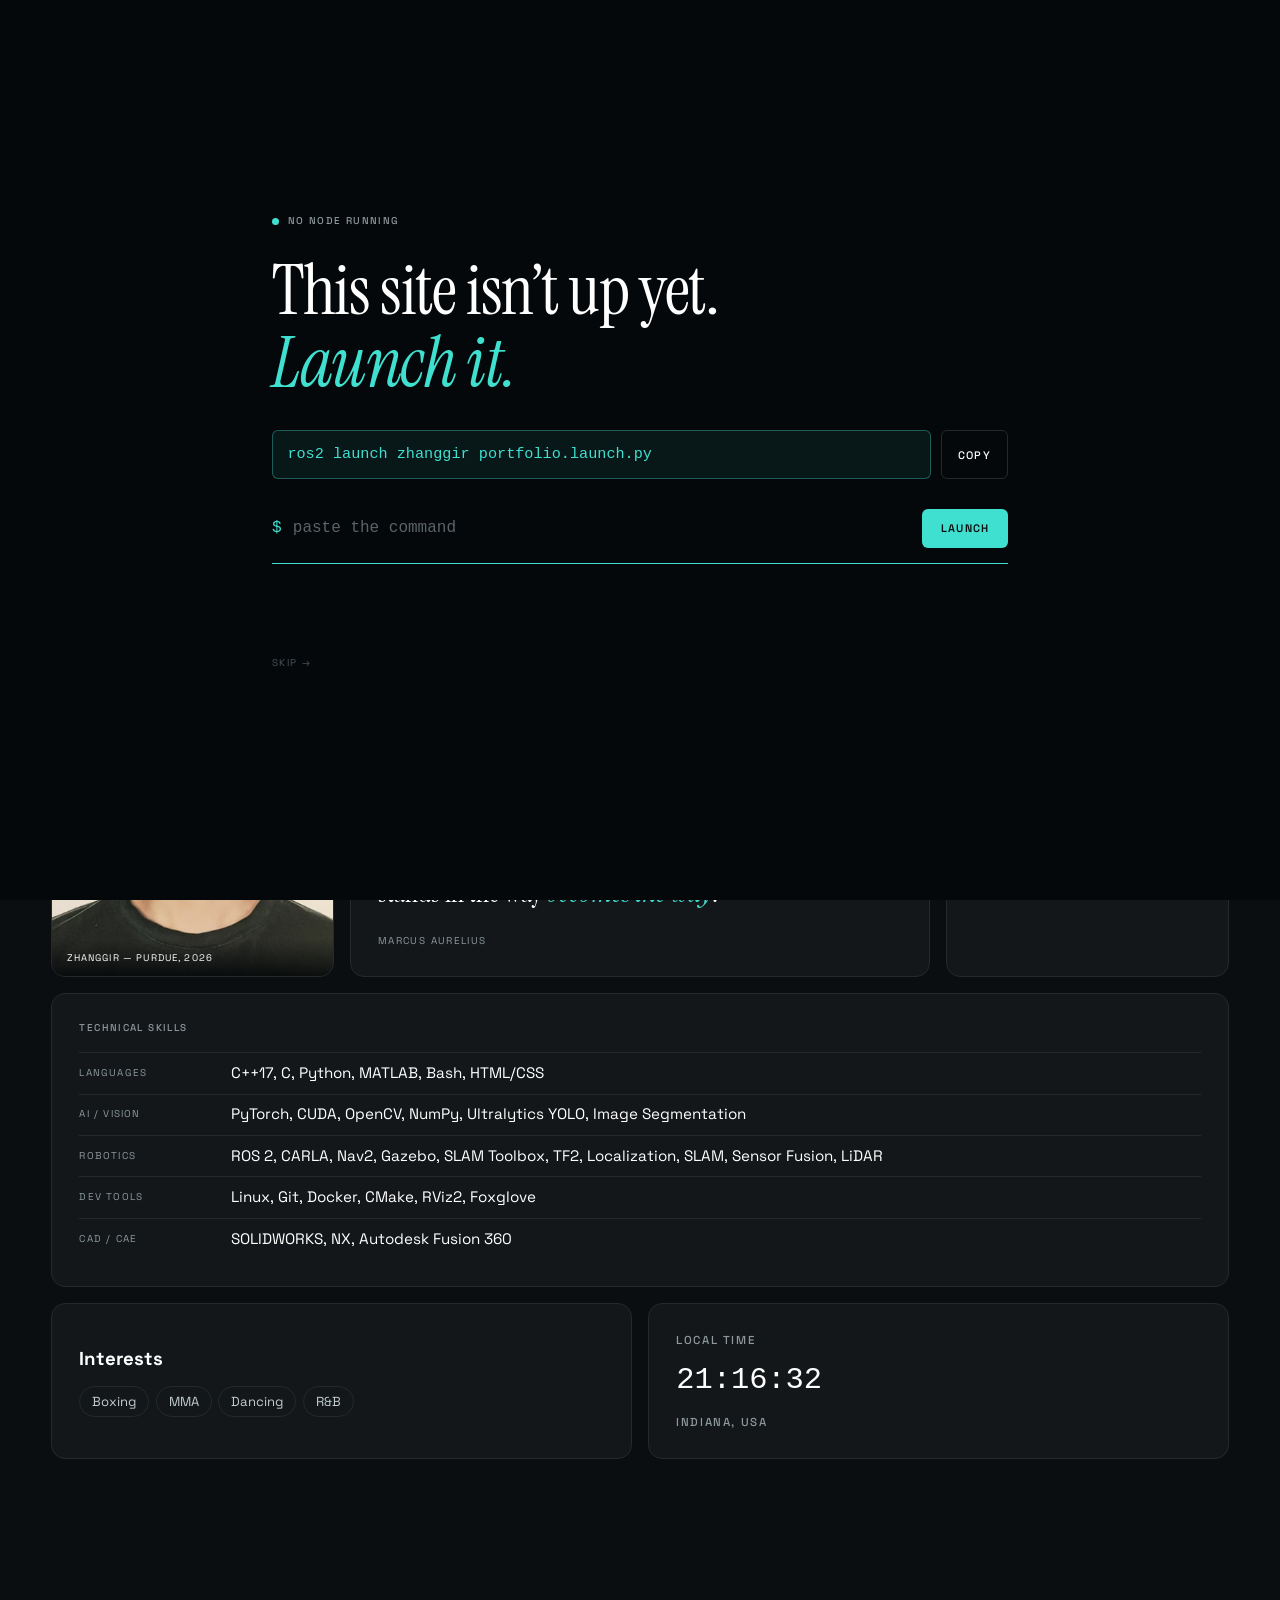
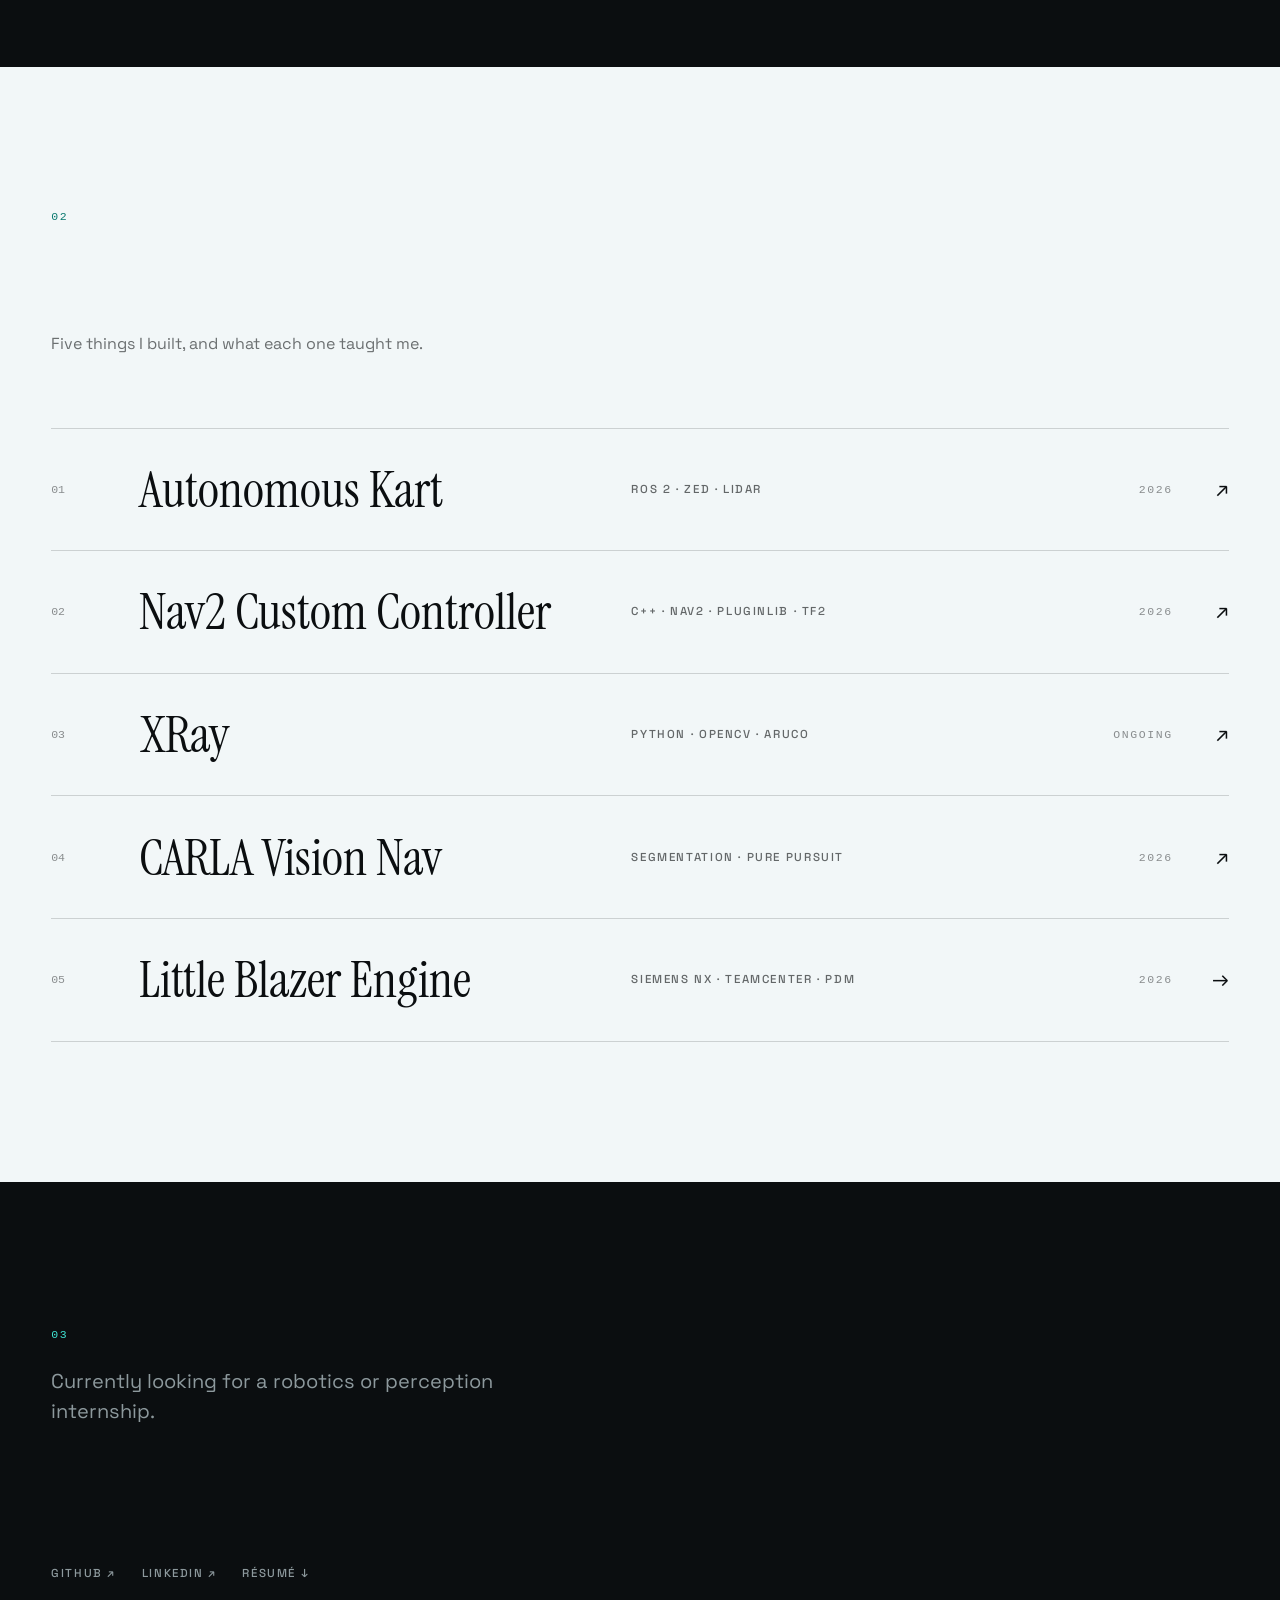
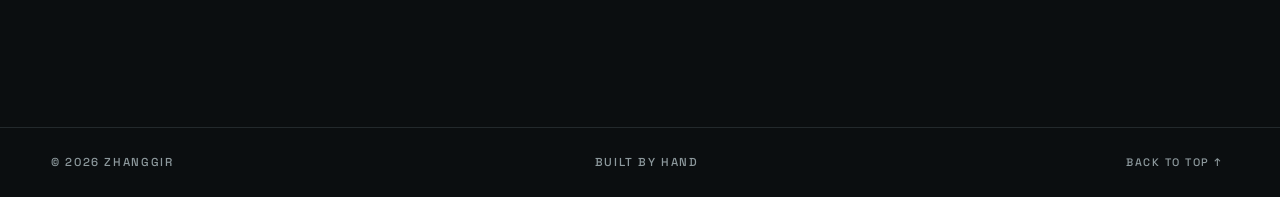
<file: index.html>
<!doctype html>
<html lang="en">
<head>
<meta charset="utf-8">
<meta name="viewport" content="width=device-width, initial-scale=1">
<title>Zhanggir — Robotics &amp; Autonomous Systems</title>
<meta name="description" content="Zhanggir builds the perception systems that let vehicles decide where they are and what to do next. Almaty to Purdue.">
<meta name="color-scheme" content="dark">

<meta property="og:title" content="Zhanggir — Robotics &amp; Autonomous Systems">
<meta property="og:description" content="Perception, embedded systems, and the plumbing that keeps both alive at speed.">
<meta property="og:type" content="website">

<link rel="icon" href="data:image/svg+xml,<svg xmlns='http://www.w3.org/2000/svg' viewBox='0 0 32 32'><rect width='32' height='32' fill='%230b0e10'/><circle cx='16' cy='16' r='9' fill='none' stroke='%233fe0d0' stroke-width='3'/><circle cx='16' cy='16' r='2.5' fill='%23ffffff'/></svg>">

<link rel="preconnect" href="https://fonts.googleapis.com">
<link rel="preconnect" href="https://fonts.gstatic.com" crossorigin>
<link href="https://fonts.googleapis.com/css2?family=Instrument+Serif:ital@0;1&family=Space+Grotesk:wght@300;400;500;600;700&display=swap" rel="stylesheet">

<link rel="stylesheet" href="styles.css">
<script>document.documentElement.classList.add('js');</script>
</head>

<body>

<div class="grain" aria-hidden="true"></div>

<!-- ── launch gate ───────────────────────────────────────────── -->
<div class="gate" id="gate">
  <div class="gate-inner">
    <p class="gate-kicker"><i></i>no node running</p>

    <h1 class="gate-title">This site isn&rsquo;t up yet.<br><em>Launch it.</em></h1>

    <div class="gate-cmd">
      <code id="gateCmd">ros2 launch zhanggir portfolio.launch.py</code>
      <button class="gate-copy" id="gateCopy" type="button">Copy</button>
    </div>

    <form class="gate-prompt" id="gateForm" autocomplete="off">
      <span class="gate-ps1" aria-hidden="true">$</span>
      <input class="gate-input" id="gateInput" type="text" spellcheck="false"
             autocomplete="off" autocapitalize="off" autocorrect="off"
             enterkeyhint="go" aria-label="Type or paste the launch command"
             placeholder="paste the command">
      <button class="gate-go" id="gateGo" type="submit">Launch</button>
    </form>

    <p class="gate-msg" id="gateMsg" role="status"></p>

    <!-- Nobody should be locked out of a CV by a puzzle. -->
    <button class="gate-skip" id="gateSkip" type="button">skip &rarr;</button>
  </div>
</div>

<!-- ── custom cursor (pointer devices only) ──────────────────── -->
<div class="cur-dot"  id="curDot"  aria-hidden="true"></div>
<div class="cur-ring" id="curRing" aria-hidden="true"><span id="curLabel"></span></div>

<a class="skip" href="#about">Skip to content</a>

<!-- ── nav ───────────────────────────────────────────────────── -->
<header class="nav">
  <a class="nav-mark" href="#top" data-cursor="ZH">
    <svg viewBox="0 0 32 32" aria-hidden="true"><circle cx="16" cy="16" r="9"/><circle class="pupil" cx="16" cy="16" r="2.5"/></svg>
    <span>Zhanggir</span>
  </a>
  <nav class="nav-links" aria-label="Sections">
    <a href="#about">About</a>
    <a href="#work">Work</a>
    <a href="#contact">Contact</a>
  </nav>
</header>

<main id="top">

  <!-- ══ ABOUT ══ -->
  <section class="about" id="about">
    <!-- This carries what the removed hero used to: the name, the one-line
         pitch, and the availability line. Without them the site would open on
         a photo and a grid with no statement of who this is. -->
    <div class="intro">
      <p class="intro-kicker rise"><span class="sec-num">01</span> About</p>

      <h1 class="intro-name">
        <span class="mask"><span class="up" data-d="0">Zhanggir</span></span>
        <span class="mask"><span class="up" data-d="1">Yessenaliyev</span></span>
      </h1>

      <p class="intro-lead">
        <span class="mask"><span class="up" data-d="2">I build the systems that let a vehicle</span></span>
        <span class="mask"><span class="up" data-d="3">decide <em>where it is</em> and what to do next.</span></span>
      </p>

      <dl class="intro-meta rise">
        <div><dt>Based</dt><dd>West Lafayette, IN</dd></div>
        <div><dt>From</dt><dd>Almaty, KZ</dd></div>
        <div><dt>Studying</dt><dd>Robotics Eng. Tech, Purdue</dd></div>
      </dl>
    </div>

    <div class="bento">
      <figure class="cell cell-portrait rise">
        <img src="headshot.jpg" alt="Zhanggir">
        <figcaption>Zhanggir — Purdue, 2026</figcaption>
      </figure>

      <div class="cell cell-edu rise">
        <span class="edu-label">Education</span>
        <p class="edu-school">Purdue University</p>
        <p class="edu-major">B.S. Robotics Engineering Technology</p>
        <p class="edu-meta">West Lafayette, Indiana</p>
      </div>

      <div class="cell cell-quote rise">
        <p>&ldquo;The impediment to action advances action. What stands in the way <em>becomes the way</em>.&rdquo;</p>
        <cite>Marcus Aurelius</cite>
      </div>

      <div class="cell cell-list rise">
        <h3>Technical skills</h3>
        <ul>
          <li><span>Languages</span> C++17, C, Python, MATLAB, Bash, HTML/CSS</li>
          <li><span>AI / Vision</span> PyTorch, CUDA, OpenCV, NumPy, Ultralytics YOLO, Image Segmentation</li>
          <li><span>Robotics</span> ROS 2, CARLA, Nav2, Gazebo, SLAM Toolbox, TF2, Localization, SLAM, Sensor Fusion, LiDAR</li>
          <li><span>Dev tools</span> Linux, Git, Docker, CMake, RViz2, Foxglove</li>
          <li><span>CAD / CAE</span> SOLIDWORKS, NX, Autodesk Fusion 360</li>
        </ul>
      </div>

      <div class="cell cell-qow rise">
        <span class="qow-label">Question of the week</span>
        <p class="qow-q">Does the integration of humanity with AI-powered machines risk the extinction of <em>Homo sapiens</em>?</p>
      </div>

      <div class="cell cell-int rise">
        <h3>Interests</h3>
        <ul class="int-list">
          <li>Boxing</li><li>MMA</li><li>Dancing</li><li>R&amp;B</li>
        </ul>
      </div>

      <div class="cell cell-clock rise">
        <span class="clock-l">Local time</span>
        <span class="clock-t" id="clock">--:--:--</span>
        <span class="clock-z">Indiana, USA</span>
      </div>
    </div>

  </section>

  <!-- ══ WORK ══ -->
  <section class="work" id="work">
    <div class="sec-head">
      <span class="sec-num">02</span>
      <h2 class="sec-title"><span class="mask"><span class="up">Selected work</span></span></h2>
      <p class="sec-note rise">Five things I built, and what each one taught me.</p>
    </div>

    <div class="rows" id="rows">

      <a class="row" href="https://purdueieee.org/committee/motorsports" target="_blank" rel="noopener" data-plate="kart">
        <span class="row-idx">01</span>
        <span class="row-title">Autonomous Kart</span>
        <span class="row-tags">ROS 2 · ZED · LiDAR</span>
        <span class="row-yr">2026</span>
        <span class="row-arrow" aria-hidden="true">↗</span>
      </a>

      <a class="row" href="https://github.com/jayzhan12-ops/nav2-custom-plugin" target="_blank" rel="noopener" data-plate="nav">
        <span class="row-idx">02</span>
        <span class="row-title">Nav2 Custom Controller</span>
        <span class="row-tags">C++ · Nav2 · pluginlib · TF2</span>
        <span class="row-yr">2026</span>
        <span class="row-arrow" aria-hidden="true">↗</span>
      </a>

      <a class="row" href="https://github.com/jayzhan12-ops/eagle" target="_blank" rel="noopener" data-plate="xray">
        <span class="row-idx">03</span>
        <span class="row-title">XRay</span>
        <span class="row-tags">Python · OpenCV · ArUco</span>
        <span class="row-yr">ongoing</span>
        <span class="row-arrow" aria-hidden="true">↗</span>
      </a>

      <a class="row" href="https://github.com/jayzhan12-ops/carla-vision-navigation" target="_blank" rel="noopener" data-plate="carla">
        <span class="row-idx">04</span>
        <span class="row-title">CARLA Vision Nav</span>
        <span class="row-tags">Segmentation · Pure Pursuit</span>
        <span class="row-yr">2026</span>
        <span class="row-arrow" aria-hidden="true">↗</span>
      </a>

      <a class="row" href="little-blazer.html" data-plate="engine">
        <span class="row-idx">05</span>
        <span class="row-title">Little Blazer Engine</span>
        <span class="row-tags">Siemens NX · Teamcenter · PDM</span>
        <span class="row-yr">2026</span>
        <span class="row-arrow" aria-hidden="true">→</span>
      </a>
    </div>

    <!-- floating preview that trails the cursor over the rows -->
    <div class="plate" id="plate" aria-hidden="true">
      <span class="plate-tag">VIEW</span>
      <svg class="pl" data-for="kart" viewBox="0 0 300 220" fill="none">
        <rect width="300" height="220" fill="var(--accent)"/>
        <g stroke="#0b0e10" stroke-width="2.2" stroke-linecap="round">
          <rect x="112" y="52" width="76" height="120" rx="8"/>
          <rect x="126" y="82" width="48" height="42" rx="5"/>
          <path d="M96 66h16M188 66h16M96 158h16M188 158h16"/>
          <rect x="72" y="58" width="26" height="42" rx="7"/>
          <rect x="202" y="58" width="26" height="42" rx="7"/>
          <rect x="72" y="126" width="26" height="46" rx="7"/>
          <rect x="202" y="126" width="26" height="46" rx="7"/>
          <circle cx="150" cy="44" r="11"/>
          <path d="M150 33V14M126 44l-22-14M174 44l22-14" stroke-dasharray="4 5"/>
          <path d="M112 190h76"/>
        </g>
      </svg>

      <svg class="pl" data-for="engine" viewBox="0 0 300 220" fill="none">
        <rect width="300" height="220" fill="var(--accent)"/>
        <g stroke="#0b0e10" stroke-width="2.2" stroke-linecap="round" stroke-linejoin="round">
          <path d="M34 178h232v14H34z"/>
          <rect x="54" y="112" width="44" height="66" rx="4"/>
          <path d="M54 118h44"/>
          <rect x="124" y="92" width="76" height="86" rx="5"/>
          <path d="M132 104h60M132 118h60M132 132h60"/>
          <circle cx="230" cy="140" r="34"/>
          <circle cx="230" cy="140" r="7"/>
          <path d="M230 106v27M230 147v27M196 140h27M237 140h27"/>
          <path d="M200 128l24 8"/>
          <path d="M162 92V74h14"/>
        </g>
      </svg>

      <svg class="pl" data-for="nav" viewBox="0 0 300 220" fill="none">
        <rect width="300" height="220" fill="var(--accent)"/>
        <g stroke="#0b0e10" stroke-width="2.2" stroke-linecap="round" stroke-linejoin="round">
          <rect x="44" y="40" width="212" height="140" rx="6"/>
          <path d="M74 154 C104 154 96 92 132 92 S180 132 216 66" stroke-dasharray="7 7"/>
          <circle cx="74" cy="154" r="7" fill="#0b0e10"/>
          <path d="M216 58l10 10-10 10" />
          <rect x="150" y="108" width="34" height="26" rx="3"/>
          <rect x="88" y="62" width="30" height="22" rx="3"/>
        </g>
      </svg>

      <!-- XRay: a camera sighting an ArUco marker straight through a wall -->
      <svg class="pl" data-for="xray" viewBox="0 0 300 220" fill="none">
        <rect width="300" height="220" fill="var(--accent)"/>
        <g stroke="#0b0e10" stroke-width="2.2" stroke-linecap="round" stroke-linejoin="round">
          <rect x="26" y="92" width="40" height="30" rx="4"/>
          <path d="M66 100l18-9v38l-18-9z"/>
          <path d="M84 110h176" stroke-dasharray="6 7"/>
          <rect x="140" y="34" width="22" height="152" rx="3"/>
          <path d="M140 62l22-20M140 96l22-20M140 130l22-20M140 164l22-20" stroke-width="1.4" opacity=".6"/>
          <rect x="206" y="82" width="58" height="58" rx="3"/>
        </g>
        <g fill="#0b0e10">
          <rect x="216" y="92" width="12" height="12"/><rect x="242" y="92" width="12" height="12"/>
          <rect x="229" y="105" width="12" height="12"/>
          <rect x="216" y="118" width="12" height="12"/><rect x="242" y="118" width="12" height="12"/>
        </g>
      </svg>

      <!-- CARLA: a road to the horizon, with what the segmenter picked out -->
      <svg class="pl" data-for="carla" viewBox="0 0 300 220" fill="none">
        <rect width="300" height="220" fill="var(--accent)"/>
        <g stroke="#0b0e10" stroke-width="2.2" stroke-linecap="round" stroke-linejoin="round">
          <path d="M34 74h232"/>
          <path d="M92 192L136 74M208 192L164 74"/>
          <path d="M150 92v14M150 120v18M150 152v22" stroke-dasharray="0"/>
          <rect x="44" y="88" width="36" height="28" rx="3" stroke-dasharray="5 5"/>
          <rect x="220" y="98" width="38" height="32" rx="3" stroke-dasharray="5 5"/>
          <rect x="126" y="160" width="48" height="28" rx="6"/>
          <path d="M138 160v-12h24v12"/>
        </g>
      </svg>
    </div>
  </section>

  <!-- ══ CONTACT ══ -->
  <section class="contact" id="contact">
    <span class="sec-num">03</span>
    <p class="contact-kick rise">Currently looking for a robotics or perception internship.</p>

    <a class="contact-mail" href="mailto:zyessena@purdue.edu">
      <span class="mask"><span class="up">zyessena@purdue.edu</span></span>
    </a>

    <div class="contact-links rise">
      <a href="https://github.com/jayzhan12-ops" target="_blank" rel="noopener">GitHub ↗</a>
      <a href="https://www.linkedin.com/in/zhanggir-yessenaliyev" target="_blank" rel="noopener">LinkedIn ↗</a>
      <a href="zhanggir-yessenaliyev-cv.pdf" download="Zhanggir-Yessenaliyev-CV.pdf" data-resume>Résumé ↓</a>
    </div>
  </section>
</main>

<footer class="foot">
  <span>© 2026 Zhanggir</span>
  <span class="foot-mid">Built by hand</span>
  <button class="totop" id="toTop" type="button" data-magnetic>Back to top ↑</button>
</footer>

<div class="toast" id="toast" role="status" aria-live="polite"></div>

<script src="script.js"></script>
</body>
</html>
</file>
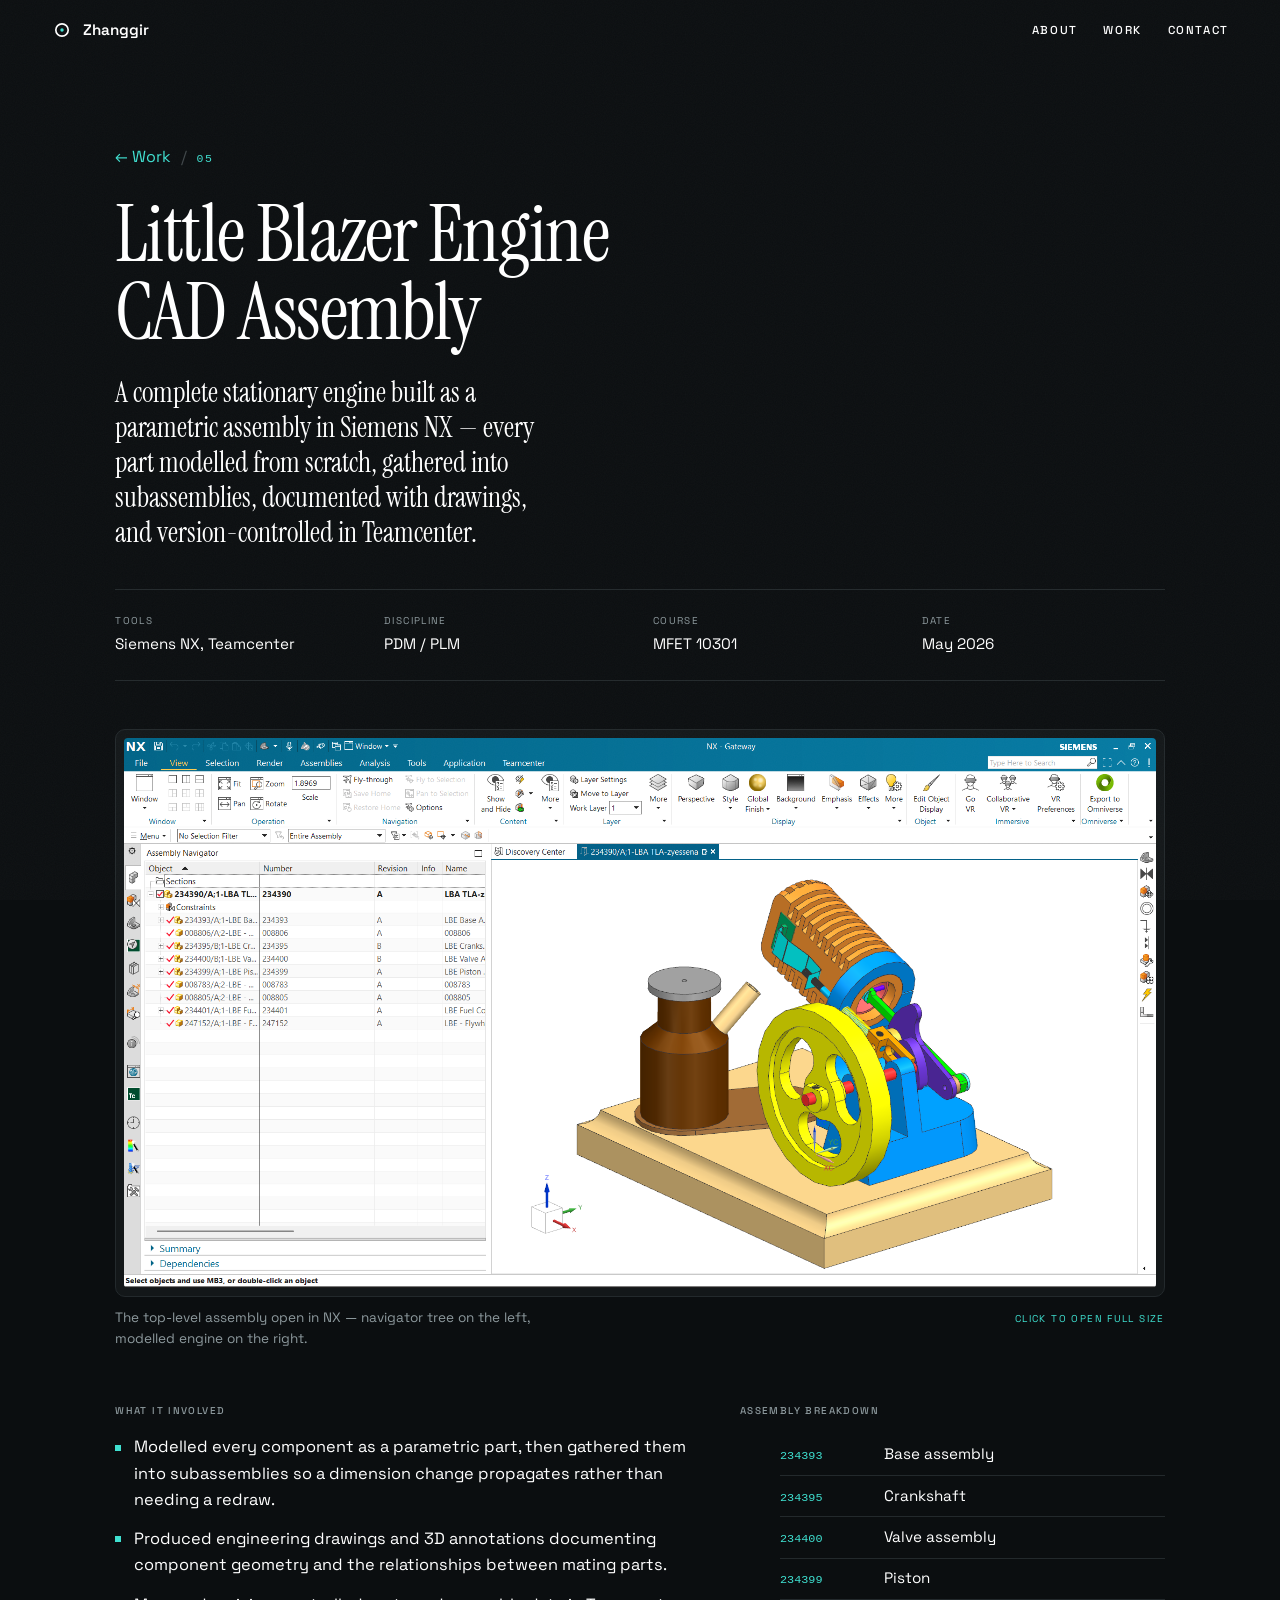
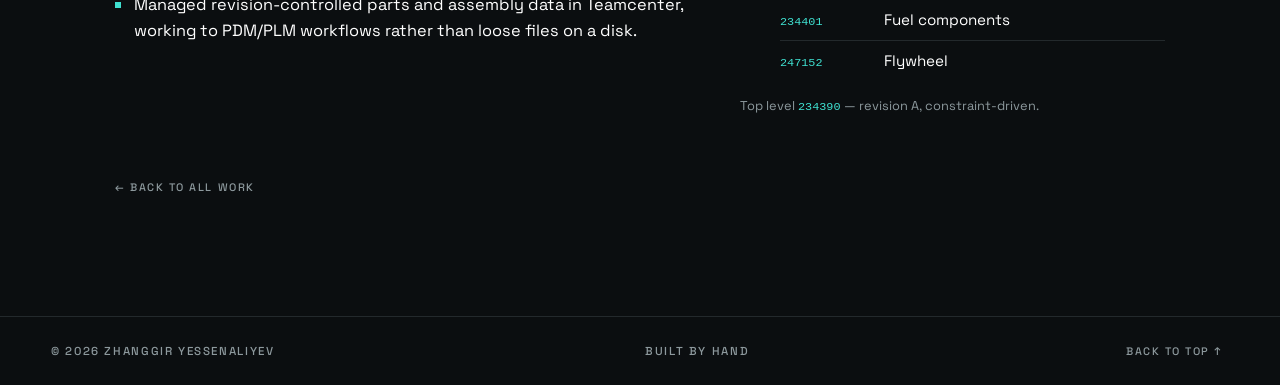
<file: little-blazer.html>
<!doctype html>
<html lang="en">
<head>
<meta charset="utf-8">
<meta name="viewport" content="width=device-width, initial-scale=1">
<title>Little Blazer Engine — Zhanggir Yessenaliyev</title>
<meta name="description" content="A complete Little Blazer Engine assembly modelled in Siemens NX with parametric parts, subassemblies and Teamcenter revision control.">
<meta name="color-scheme" content="dark">

<meta property="og:title" content="Little Blazer Engine — CAD Assembly">
<meta property="og:description" content="Parametric engine assembly in Siemens NX, documented with 3D annotations and managed in Teamcenter.">
<meta property="og:type" content="article">

<link rel="icon" href="data:image/svg+xml,<svg xmlns='http://www.w3.org/2000/svg' viewBox='0 0 32 32'><rect width='32' height='32' fill='%230b0e10'/><circle cx='16' cy='16' r='9' fill='none' stroke='%233fe0d0' stroke-width='3'/><circle cx='16' cy='16' r='2.5' fill='%23ffffff'/></svg>">

<link rel="preconnect" href="https://fonts.googleapis.com">
<link rel="preconnect" href="https://fonts.gstatic.com" crossorigin>
<link href="https://fonts.googleapis.com/css2?family=Instrument+Serif:ital@0;1&family=Space+Grotesk:wght@300;400;500;600;700&display=swap" rel="stylesheet">

<link rel="stylesheet" href="styles.css">
<script>document.documentElement.classList.add('js');</script>
</head>

<body class="page-project">

<div class="grain" aria-hidden="true"></div>

<div class="cur-dot"  id="curDot"  aria-hidden="true"></div>
<div class="cur-ring" id="curRing" aria-hidden="true"><span id="curLabel"></span></div>

<a class="skip" href="#proj">Skip to content</a>

<header class="nav">
  <a class="nav-mark" href="index.html" data-cursor="ZH">
    <svg viewBox="0 0 32 32" aria-hidden="true"><circle cx="16" cy="16" r="9"/><circle class="pupil" cx="16" cy="16" r="2.5"/></svg>
    <span>Zhanggir</span>
  </a>
  <nav class="nav-links" aria-label="Sections">
    <a href="index.html#about">About</a>
    <a href="index.html#work">Work</a>
    <a href="index.html#contact">Contact</a>
  </nav>
</header>

<main>
  <section class="proj" id="proj">

    <p class="proj-kicker rise"><a href="index.html#work">&larr; Work</a> <span class="sep">/</span> <span class="sec-num">05</span></p>

    <h1 class="proj-title">
      <span class="mask"><span class="up" data-d="0">Little Blazer Engine</span></span>
      <span class="mask"><span class="up" data-d="1">CAD Assembly</span></span>
    </h1>

    <p class="proj-lead rise">
      A complete stationary engine built as a parametric assembly in Siemens NX &mdash;
      every part modelled from scratch, gathered into subassemblies, documented with
      drawings, and version-controlled in Teamcenter.
    </p>

    <dl class="proj-meta rise">
      <div><dt>Tools</dt><dd>Siemens NX, Teamcenter</dd></div>
      <div><dt>Discipline</dt><dd>PDM / PLM</dd></div>
      <div><dt>Course</dt><dd>MFET 10301</dd></div>
      <div><dt>Date</dt><dd>May 2026</dd></div>
    </dl>

    <!-- the capture -->
    <figure class="shot rise" id="shot">
      <a class="shot-frame" href="little-blazer-nx.png" target="_blank" rel="noopener" data-cursor="OPEN">
        <img src="little-blazer-nx.png" id="shotImg"
             alt="Siemens NX with the Little Blazer Engine assembly open: the Assembly Navigator lists the base, crankshaft, valve, piston, fuel and flywheel subassemblies, and the modelling view shows the finished engine on its wooden base with a yellow flywheel, blue cylinder block and copper cooling fins.">
      </a>
      <figcaption>
        <span class="shot-cap">The top-level assembly open in NX &mdash; navigator tree on the left, modelled engine on the right.</span>
        <span class="shot-hint">click to open full size</span>
      </figcaption>
    </figure>

    <div class="proj-body">
      <div class="proj-col rise">
        <h2>What it involved</h2>
        <ul class="proj-list">
          <li>Modelled every component as a parametric part, then gathered them into
              subassemblies so a dimension change propagates rather than needing a redraw.</li>
          <li>Produced engineering drawings and 3D annotations documenting component
              geometry and the relationships between mating parts.</li>
          <li>Managed revision-controlled parts and assembly data in Teamcenter,
              working to PDM/PLM workflows rather than loose files on a disk.</li>
        </ul>
      </div>

      <div class="proj-col rise">
        <h2>Assembly breakdown</h2>
        <ol class="parts">
          <li><span class="pn">234393</span> Base assembly</li>
          <li><span class="pn">234395</span> Crankshaft</li>
          <li><span class="pn">234400</span> Valve assembly</li>
          <li><span class="pn">234399</span> Piston</li>
          <li><span class="pn">234401</span> Fuel components</li>
          <li><span class="pn">247152</span> Flywheel</li>
        </ol>
        <p class="parts-note">Top level <span class="pn">234390</span> &mdash; revision A, constraint-driven.</p>
      </div>
    </div>

    <a class="proj-back rise" href="index.html#work">&larr; Back to all work</a>
  </section>
</main>

<footer class="foot">
  <span>© 2026 Zhanggir Yessenaliyev</span>
  <span class="foot-mid">Built by hand</span>
  <button class="totop" id="toTop" type="button" data-magnetic>Back to top ↑</button>
</footer>

<div class="toast" id="toast" role="status" aria-live="polite"></div>

<script src="script.js"></script>
</body>
</html>
</file>
<file: styles.css>
/* ==========================================================================
   IDEA 04 — EDITORIAL
   Cool near-black ground, white text, one turquoise signal. The black is
   pulled toward the accent rather than left neutral, so it reads as chosen.

   Type does the heavy lifting: a high-contrast display serif against a
   technical grotesque, with mono reserved for data. Selected work inverts to a
   single light band, so the page has a spine instead of one flat tone.
   ========================================================================== */

:root {
  /* Dark ground, warm rather than neutral — biased toward the accent so the
     black reads as chosen, not defaulted. The page keeps its original
     structure of one contrasting band; inverting the ground simply flips
     which side of that contrast the band sits on. */
  --paper:   #0b0e10;   /* page ground — near-black pulled cool, toward the accent */
  --paper-2: #131719;   /* raised surface: cards */
  --ink:     #ffffff;   /* white */
  --ink-2:   #c3cdd0;
  --muted:   #8d999d;
  --line:    #23292c;
  --accent:  #3fe0d0;   /* turquoise */

  --band:    #f2f7f8;   /* the single light section, for rhythm */
  --on-band: #0b0e10;
  /* Turquoise is a light hue: on the white band it reads ~1.4:1, invisible as
     text. This deepened teal is the same family at 4.7:1. */
  --accent-on-band: #0c7a70;

  --display: "Instrument Serif", ui-serif, Georgia, "Times New Roman", serif;
  --sans:    "Space Grotesk", ui-sans-serif, system-ui, -apple-system, "Segoe UI", sans-serif;
  --mono:    ui-monospace, "Cascadia Mono", Consolas, monospace;

  --pad:  clamp(1.15rem, 4vw, 3.5rem);
  --wrap: 88rem;

  --ease: cubic-bezier(.16, 1, .3, 1);
}

/* ---------- base ---------- */
*, *::before, *::after { box-sizing: border-box; }
* { margin: 0; }

html { -webkit-text-size-adjust: 100%; scroll-behavior: smooth; }

body {
  background: var(--paper);
  color: var(--ink);
  font-family: var(--sans);
  font-size: 16px;
  font-weight: 400;
  line-height: 1.5;
  overflow-x: hidden;
  -webkit-font-smoothing: antialiased;
}

img, svg { display: block; max-width: 100%; }
a { color: inherit; text-decoration: none; }
button { font: inherit; color: inherit; background: none; border: 0; cursor: pointer; }
ul { list-style: none; padding: 0; }
::selection { background: var(--accent); color: var(--paper); }

:where(a, button, [tabindex]):focus-visible { outline: 2px solid var(--accent); outline-offset: 4px; }

.skip { position: absolute; left: -9999px; }
.skip:focus { left: 1rem; top: 1rem; z-index: 300; background: var(--ink); color: var(--paper); padding: .6rem 1rem; }

.grain {
  position: fixed; inset: 0; z-index: 120; pointer-events: none; opacity: .09;
  /* multiply vanishes against a dark ground — screen lifts the grain instead */
  mix-blend-mode: screen;
  background-image: url("data:image/svg+xml,%3Csvg xmlns='http://www.w3.org/2000/svg' width='180' height='180'%3E%3Cfilter id='n'%3E%3CfeTurbulence type='fractalNoise' baseFrequency='.9' numOctaves='4'/%3E%3C/filter%3E%3Crect width='100%25' height='100%25' filter='url(%23n)' opacity='.35'/%3E%3C/svg%3E");
}

/* ---------- shared type ---------- */
.intro-kicker, .sec-num, .row-tags, .row-yr, .clock-l, .clock-z, .foot, .nav-links, .nav-cta, .contact-links {
  font-size: clamp(.62rem, 1.1vw, .72rem);
  letter-spacing: .14em;
  text-transform: uppercase;
  font-weight: 500;
}

/* overflow:hidden is what makes the line reveal work — but with a line-height
   below 1 it also amputates descenders, which is why the "gg" in Zhanggir sat
   clipped against the section border. Pad the clip box downward, pull the
   layout back with an equal negative margin so spacing is unchanged, and start
   the incoming line lower so it can't peek through the new padding. */
.mask { display: block; overflow: hidden; padding-bottom: .24em; margin-bottom: -.24em; }
.up { display: block; will-change: transform; }
.js .up { transform: translateY(140%); transition: transform 1.15s var(--ease); }
.js .up.is-in { transform: none; }

.js .rise { opacity: 0; transform: translateY(22px); transition: opacity .9s var(--ease), transform .9s var(--ease); }
.js .rise.is-in { opacity: 1; transform: none; }

/* ==========================================================================
   LAUNCH GATE
   Replaces the preloader. Same curtain mechanics — fixed sheet that slides up
   once dismissed — but it waits for the viewer instead of a timer.
   ========================================================================== */
.gate {
  position: fixed; inset: 0; z-index: 200;
  background: #05080a; color: var(--ink);
  display: grid; align-content: center;
  padding: var(--pad);
  transition: transform 1.1s cubic-bezier(.76, 0, .24, 1);
}
.gate.done { transform: translateY(-101%); }
.gate-inner { width: min(46rem, 100%); margin-inline: auto; display: grid; gap: 1.6rem; }

.gate-kicker {
  display: flex; align-items: center; gap: .55rem;
  font-size: .62rem; letter-spacing: .14em; text-transform: uppercase;
  color: var(--muted); font-weight: 500;
}
.gate-kicker i { width: 7px; height: 7px; border-radius: 50%; background: var(--accent); animation: gpulse 2.6s ease-in-out infinite; }
@keyframes gpulse { 50% { opacity: .25; transform: scale(.8); } }

.gate-title {
  font-family: var(--display); font-weight: 400;
  font-size: clamp(2rem, 6vw, 4.4rem); line-height: 1.02; letter-spacing: -.02em;
}
.gate-title em { font-style: italic; color: var(--accent); }

.gate-cmd {
  display: flex; align-items: stretch; gap: .6rem; flex-wrap: wrap;
  margin-top: .4rem;
}
#gateCmd {
  flex: 1 1 20rem; min-width: 0;
  font-family: var(--mono); font-size: clamp(.8rem, 1.6vw, .95rem);
  color: var(--accent);
  background: rgba(63, 224, 208, .07);
  border: 1px solid rgba(63, 224, 208, .35);
  border-radius: 6px;
  padding: .75rem .9rem;
  word-break: break-all; cursor: pointer;
}
.gate-copy {
  flex: none; border-radius: 6px; padding: .85rem 1rem;
  border: 1px solid var(--line); background: transparent; color: var(--ink);
  font-size: .68rem; letter-spacing: .12em; text-transform: uppercase; font-weight: 500;
  transition: border-color .25s, color .25s;
}
.gate-copy:hover { border-color: var(--accent); color: var(--accent); }

.gate-prompt {
  display: flex; align-items: center; gap: .7rem;
  border-bottom: 1px solid var(--line); padding-bottom: .7rem;
}
/* A phone keyboard's return key is easy to miss, so the gate gets a real
   button rather than relying on Enter. enterkeyhint="go" also relabels that
   key on mobile, so both routes read as "launch". */
.gate-go {
  flex: none; border-radius: 6px;
  padding: .7rem 1.15rem;
  background: var(--accent); color: var(--on-band);
  font-size: .68rem; letter-spacing: .12em; text-transform: uppercase; font-weight: 600;
  transition: filter .2s;
}
.gate-go:hover { filter: brightness(1.1); }
.gate-ps1 { font-family: var(--mono); color: var(--accent); flex: none; }
.gate-input {
  flex: 1; min-width: 0; background: transparent; border: 0; color: var(--ink);
  font-family: var(--mono); font-size: clamp(.85rem, 1.7vw, 1rem); padding: .9rem 0;
}
.gate-input::placeholder { color: #5a6468; }
.gate-input:focus { outline: none; }
.gate-prompt:focus-within { border-bottom-color: var(--accent); }

.gate-msg { min-height: 1.4em; font-size: .85rem; font-family: var(--mono); color: var(--muted); }
.gate-msg.err { color: #ff6b5e; }
.gate-msg.ok { color: var(--accent); }

.gate-skip {
  justify-self: start; margin-top: .4rem;
  font-size: .62rem; letter-spacing: .14em; text-transform: uppercase;
  color: #4a545a; padding: .95rem 0; transition: color .25s;
}
.gate-skip:hover { color: var(--ink); }

/* ==========================================================================
   CURSOR — pointer devices only
   ========================================================================== */
.cur-dot, .cur-ring { position: fixed; top: 0; left: 0; z-index: 150; pointer-events: none; border-radius: 50%; }
.cur-dot {
  width: 6px; height: 6px; background: var(--accent);
  transform: translate3d(var(--x, -50px), var(--y, -50px), 0) translate(-50%, -50%);
}
.cur-ring {
  width: 40px; height: 40px;
  border: 1px solid var(--ink);
  display: grid; place-items: center;
  transform: translate3d(var(--x, -50px), var(--y, -50px), 0) translate(-50%, -50%) scale(var(--s, 1));
  transition: width .35s var(--ease), height .35s var(--ease), background .3s, border-color .3s, opacity .25s;
}
/* Filled disc only where something explicitly asks for a label. Ordinary links
   get an outline that merely widens — an 84px solid orange puck over
   display-size text just blanks out the letters underneath it. */
.cur-ring.hot { background: var(--accent); border-color: var(--accent); width: 84px; height: 84px; }
.cur-ring.grow { width: 62px; height: 62px; }
.cur-ring span {
  font-size: .58rem; letter-spacing: .14em; font-weight: 600;
  color: var(--paper); opacity: 0; transition: opacity .25s;
}
.cur-ring.hot span { opacity: 1; }
.work .cur-ring { border-color: var(--on-band); }
.work .sec-num { color: var(--accent-on-band); }

/* While a work plate is up, the ring gets out of the way entirely. An 84px
   filled disc in the SAME orange as the plate sat dead-centre over the artwork
   and erased it — survivable at the old 304px plate, fatal at 173px. The
   plate carries its own VIEW label instead. */
.cur-ring.muted { opacity: 0; }

@media (hover: none), (pointer: coarse) {
  .cur-dot, .cur-ring { display: none; }
}

/* ==========================================================================
   NAV
   ========================================================================== */
.nav {
  position: fixed; top: 0; left: 0; right: 0; z-index: 100;
  display: flex; align-items: center; gap: 2rem;
  padding: 1.15rem var(--pad);
  transition: background .4s, backdrop-filter .4s, border-color .4s;
  border-bottom: 1px solid transparent;
}
.nav.stuck { background: rgba(11, 14, 16, .85); backdrop-filter: blur(12px); border-bottom-color: var(--line); }

.nav-mark { display: flex; align-items: center; gap: .6rem; margin-right: auto; font-weight: 600; font-size: .95rem; }
.nav-mark svg { width: 22px; height: 22px; fill: none; stroke: var(--ink); stroke-width: 2.4; }
.nav-mark .pupil { fill: var(--accent); stroke: none; }

.nav-links { display: flex; gap: 1.6rem; }
.nav-links a { position: relative; padding-block: .2rem; }
.nav-links a::after {
  content: ""; position: absolute; left: 0; bottom: 0; width: 100%; height: 1px;
  background: currentColor; transform: scaleX(0); transform-origin: right;
  transition: transform .45s var(--ease);
}
.nav-links a:hover::after { transform: scaleX(1); transform-origin: left; }

.nav-cta { border: 1px solid var(--ink); border-radius: 100px; padding: .55rem 1.1rem; transition: background .3s, color .3s; }
.nav-cta:hover { background: var(--ink); color: var(--paper); }

/* ==========================================================================
   INTRO
   Opens the page in place of the old full-screen name. Same job — name, pitch,
   availability — at a size that leaves room for the photo and the grid below
   it, instead of taking a screen to itself.
   ========================================================================== */
.intro { margin-bottom: clamp(2.2rem, 5vw, 3.6rem); }

.intro-kicker { color: var(--accent); margin-bottom: clamp(1rem, 2.5vw, 1.8rem); }
.intro-kicker .sec-num { margin-right: .5rem; }

.intro-name {
  font-family: var(--display);
  font-weight: 400;
  font-size: clamp(2.4rem, 7vw, 5.5rem);
  line-height: .95;
  letter-spacing: -.02em;
  margin-bottom: clamp(.8rem, 2vw, 1.3rem);
}

.intro-lead {
  font-family: var(--display);
  font-size: clamp(1.25rem, 2.8vw, 2.1rem);
  line-height: 1.18;
  letter-spacing: -.01em;
  max-width: 30ch;
  margin-bottom: clamp(1.6rem, 3.5vw, 2.4rem);
}
.intro-lead em { font-style: italic; color: var(--accent); }

.intro-meta {
  display: grid; grid-template-columns: repeat(3, minmax(0, 1fr));
  gap: 1.2rem 1.6rem;
  padding-top: clamp(1rem, 2.5vw, 1.6rem);
  border-top: 1px solid var(--line);
}
.intro-meta dt { font-size: .62rem; letter-spacing: .14em; text-transform: uppercase; color: var(--muted); margin-bottom: .3rem; }
.intro-meta dd { font-size: .95rem; }

/* ==========================================================================
   SECTION HEADS
   ========================================================================== */
.sec-head { display: grid; gap: .8rem; margin-bottom: clamp(2.5rem, 6vw, 4.5rem); }
.sec-num { color: var(--accent); font-family: var(--mono); }
.sec-title { font-family: var(--display); font-weight: 400; font-size: clamp(2.2rem, 7vw, 5.5rem); line-height: .92; letter-spacing: -.02em; }
.sec-note { color: var(--muted); max-width: 34rem; font-size: 1rem; }

/* ==========================================================================
   WORK — the page flips to dark here
   ========================================================================== */
.work {
  background: var(--band); color: var(--on-band);
  padding: clamp(4rem, 11vw, 9rem) var(--pad);
  margin-top: clamp(3rem, 8vw, 6rem);
}
.work .sec-head, .work .rows { max-width: var(--wrap); margin-inline: auto; }
.work .sec-note { color: rgba(11, 14, 16, .58); }

.rows { border-top: 1px solid rgba(11, 14, 16, .16); }
.row {
  display: grid;
  grid-template-columns: 4rem minmax(0, 1fr) minmax(0, .9fr) 6rem 2rem;
  align-items: center; gap: 1.5rem;
  padding: clamp(1.2rem, 3.2vw, 2.2rem) 0;
  border-bottom: 1px solid rgba(11, 14, 16, .16);
  position: relative;
  isolation: isolate;
}
/* accent wipe on hover */
.row::before {
  content: ""; position: absolute; inset: 0; z-index: -1;
  background: var(--accent);
  transform: scaleY(0); transform-origin: bottom;
  transition: transform .5s var(--ease);
}
.row:hover::before, .row:focus-visible::before { transform: scaleY(1); transform-origin: top; }

.row-idx { font-family: var(--mono); font-size: .72rem; color: rgba(11, 14, 16, .45); transition: color .35s; }
.row-title { font-family: var(--display); font-size: clamp(1.5rem, 4.6vw, 3.2rem); line-height: 1; transition: transform .5s var(--ease); }
.row-tags { color: rgba(11, 14, 16, .62); transition: color .35s; }
.row-yr { font-family: var(--mono); font-size: .72rem; color: rgba(11, 14, 16, .45); text-align: right; transition: color .35s; }
.row-arrow { font-size: 1.3rem; text-align: right; transition: transform .5s var(--ease); }

.row:hover .row-title, .row:focus-visible .row-title { transform: translateX(1.4rem); }
.row:hover .row-arrow, .row:focus-visible .row-arrow { transform: translate(.35rem, -.35rem); }
.row:hover .row-idx, .row:hover .row-tags, .row:hover .row-yr { color: rgba(11, 14, 16, .72); }
.row:hover .row-title, .row:hover .row-arrow { color: var(--on-band); }
.row:hover { color: var(--on-band); }

/* Floating plate that trails the cursor.
   Position lives in `transform` and is rewritten every frame, so it must NOT
   be transitioned or the plate would lag behind its own tracking. The grow-in
   therefore rides the separate `scale` property, which composes with the
   transform instead of fighting it — and is the only thing eased. */
.plate {
  position: fixed; top: 0; left: 0; z-index: 60;
  width: clamp(8.5rem, 12vw, 11rem); aspect-ratio: 300 / 220;
  pointer-events: none;
  opacity: 0;
  transform: translate3d(var(--px, -400px), var(--py, -400px), 0) translate(-50%, -50%) rotate(var(--rot, 0deg));
  scale: .86;
  transition: opacity .4s var(--ease), scale .4s var(--ease);
  box-shadow: 0 22px 44px -22px rgba(0, 0, 0, .55);
}
.plate.show { opacity: 1; scale: 1; }

/* the affordance the cursor ring used to carry */
.plate-tag {
  position: absolute; left: .55rem; top: .55rem; z-index: 3;
  font-size: .5rem; letter-spacing: .16em; font-weight: 700;
  color: var(--on-band);
  border: 1px solid var(--on-band);
  border-radius: 100px;
  padding: .2rem .5rem;
}
.pl { position: absolute; inset: 0; width: 100%; height: 100%; opacity: 0; transition: opacity .3s; }
.pl.on { opacity: 1; }

/* ==========================================================================
   ABOUT — bento
   ========================================================================== */
/* first section on the page now, so the top padding has to clear the fixed nav */
.about { padding: clamp(6.5rem, 12vw, 9rem) var(--pad) clamp(4rem, 9vw, 7rem); max-width: var(--wrap); margin-inline: auto; }

.bento {
  display: grid;
  grid-template-columns: repeat(4, minmax(0, 1fr));
  grid-template-areas:
    "por edu edu qow"
    "por quo quo qow"
    "lis lis lis lis"
    "int int clk clk";
  gap: clamp(.6rem, 1.4vw, 1rem);
}
.cell {
  border: 1px solid var(--line);
  border-radius: 14px;
  padding: clamp(1.1rem, 2.4vw, 1.7rem);
  background: var(--paper-2);
  display: grid;
  align-content: start;
  gap: .6rem;
}
.cell-portrait { grid-area: por; padding: 0; overflow: hidden; position: relative; align-content: stretch; }
.cell-portrait img { width: 100%; height: 100%; object-fit: cover; transition: transform .8s var(--ease); }
.cell-portrait:hover img { transform: scale(1.03); }
.cell-portrait figcaption {
  position: absolute; left: 0; right: 0; bottom: 0;
  padding: .7rem .9rem;
  font-size: .6rem; letter-spacing: .12em; text-transform: uppercase;
  color: var(--ink);
  background: linear-gradient(to top, rgba(3, 6, 8, .85), transparent);
}

.cell-quote { grid-area: quo; align-content: center; }
.cell-quote p { font-family: var(--display); font-size: clamp(1.15rem, 2.2vw, 1.75rem); line-height: 1.25; }
.cell-quote em { font-style: italic; color: var(--accent); }
.cell-quote cite { font-style: normal; font-size: .62rem; letter-spacing: .14em; text-transform: uppercase; color: var(--muted); margin-top: .9rem; display: block; }

/* Education reads as a headline fact, so it gets a card rather than a line
   in a list — and it sits top-right where the eye lands after the portrait. */
.cell-edu { grid-area: edu; align-content: center; gap: .3rem; }
.edu-label { font-size: .62rem; letter-spacing: .14em; text-transform: uppercase; color: var(--muted); font-weight: 500; }
.edu-school { font-family: var(--display); font-size: clamp(1.5rem, 3.2vw, 2.4rem); line-height: 1.05; margin-top: .2rem; }
.edu-major { font-size: clamp(.9rem, 1.4vw, 1.05rem); color: var(--ink-2); }
.edu-meta { font-size: .8rem; color: var(--muted); }

.cell-list { grid-area: lis; align-content: center; gap: 1rem; }
.cell-list h3 { font-size: .62rem; letter-spacing: .14em; text-transform: uppercase; color: var(--muted); font-weight: 500; }
.cell-list li { display: grid; grid-template-columns: 8.5rem 1fr; gap: 1rem; padding: .55rem 0; border-top: 1px solid var(--line); font-size: .95rem; }
.cell-list li span { font-size: .62rem; letter-spacing: .12em; text-transform: uppercase; color: var(--muted); padding-top: .25rem; }

/* ---------- question of the week ---------- */
.cell-qow { grid-area: qow; align-content: center; gap: .7rem; }
.qow-label { font-size: .62rem; letter-spacing: .14em; text-transform: uppercase; color: var(--accent); font-weight: 500; }
.qow-q { font-family: var(--display); font-size: clamp(1.05rem, 1.9vw, 1.4rem); line-height: 1.25; }
.qow-q em { font-style: italic; color: var(--accent); }

/* ---------- interests ---------- */
.cell-int { grid-area: int; align-content: center; gap: .8rem; }
.int-list { display: flex; flex-wrap: wrap; gap: .4rem; }
.int-list li { font-size: .82rem; border: 1px solid var(--line); border-radius: 100px; padding: .3rem .75rem; color: var(--ink-2); }

.cell-clock { grid-area: clk; align-content: center; }
.clock-l, .clock-z { color: var(--muted); }
.clock-t { font-family: var(--mono); font-size: clamp(1.3rem, 2.8vw, 1.9rem); }


/* ==========================================================================
   CONTACT
   ========================================================================== */
.contact { padding: clamp(4rem, 12vw, 9rem) var(--pad); max-width: var(--wrap); margin-inline: auto; display: grid; gap: 1.4rem; justify-items: start; }
.contact-kick { color: var(--muted); font-size: clamp(1rem, 2vw, 1.25rem); max-width: 30rem; }
.contact-mail {
  font-family: var(--display);
  font-size: clamp(1.6rem, 6vw, 4.5rem);
  line-height: .98;
  letter-spacing: -.02em;
  transition: color .4s;
}
.contact-mail:hover { color: var(--accent); }
.contact-links { display: flex; flex-wrap: wrap; gap: 1.6rem; margin-top: 1.5rem; }
.contact-links a { color: var(--muted); transition: color .3s; }
.contact-links a:hover { color: var(--accent); }

/* ---------- toast ---------- */
.toast {
  /* Centred with auto margins rather than left:50% — that leaves only half
     the screen to lay out in, which squeezed the message into a tall narrow
     pill on a phone. */
  position: fixed; left: 0; right: 0; bottom: 2rem; z-index: 210;
  margin-inline: auto;
  width: max-content; max-width: min(88vw, 26rem);
  transform: translateY(1rem);
  background: var(--band); color: var(--on-band);
  font-size: .78rem; letter-spacing: .02em; text-align: center;
  padding: .7rem 1.1rem; border-radius: 100px;
  box-shadow: 0 12px 30px -12px rgba(0, 0, 0, .6);
  opacity: 0; pointer-events: none;
  transition: opacity .3s var(--ease), transform .3s var(--ease);
}
.toast.show { opacity: 1; transform: translateY(0); }

/* ==========================================================================
   PROJECT PAGE
   A single case study. Same tokens and type as the index; the one new problem
   is presenting a bright application screenshot on a dark ground without it
   glaring — hence the frame, the caption rail, and the inset hairline.
   ========================================================================== */
.page-project main { padding-top: 1px; }   /* contain the section's top margin */

.proj {
  max-width: 72rem; margin-inline: auto;
  padding: clamp(6.5rem, 12vw, 9rem) var(--pad) clamp(4rem, 9vw, 7rem);
}

.proj-kicker { margin-bottom: clamp(1rem, 2.5vw, 1.6rem); color: var(--muted); }
.proj-kicker a { color: var(--accent); }
.proj-kicker a:hover { text-decoration: underline; }
.proj-kicker .sep { opacity: .4; margin-inline: .35rem; }

.proj-title {
  font-family: var(--display); font-weight: 400;
  font-size: clamp(2.2rem, 6.5vw, 5rem); line-height: .98; letter-spacing: -.02em;
  margin-bottom: clamp(1rem, 2.5vw, 1.5rem);
}

.proj-lead {
  font-family: var(--display); font-size: clamp(1.15rem, 2.4vw, 1.75rem);
  line-height: 1.25; max-width: 34ch; color: var(--ink);
  margin-bottom: clamp(1.6rem, 3.5vw, 2.4rem);
}

.proj-meta {
  display: grid; grid-template-columns: repeat(4, minmax(0, 1fr));
  gap: 1.2rem 1.6rem;
  padding-block: clamp(1rem, 2.5vw, 1.5rem);
  border-block: 1px solid var(--line);
  margin-bottom: clamp(2rem, 4.5vw, 3rem);
}
.proj-meta dt { font-size: .62rem; letter-spacing: .14em; text-transform: uppercase; color: var(--muted); margin-bottom: .3rem; }
.proj-meta dd { font-size: .95rem; }

/* ---------- the screenshot ---------- */
.shot { margin-bottom: clamp(2.2rem, 5vw, 3.4rem); }
.shot-frame {
  display: block; position: relative;
  border: 1px solid var(--line); border-radius: 10px;
  background: var(--paper-2);
  padding: 8px;
  overflow: hidden;
  transition: border-color .35s var(--ease), box-shadow .35s var(--ease);
}
.shot-frame:hover { border-color: var(--accent); box-shadow: 0 0 0 1px rgba(63,224,208,.25), 0 24px 60px -30px rgba(0,0,0,.9); }
.shot-frame img { width: 100%; height: auto; border-radius: 4px; display: block; }

.shot figcaption {
  display: flex; align-items: baseline; justify-content: space-between; gap: 1rem; flex-wrap: wrap;
  margin-top: .7rem;
}
.shot-cap { font-size: .85rem; color: var(--muted); max-width: 52ch; }
.shot-hint { font-size: .62rem; letter-spacing: .14em; text-transform: uppercase; color: var(--accent); flex: none; }

/* If the capture is missing, show a labelled placeholder instead of a broken
   image icon — see the shot module in script.js. */
.shot.missing .shot-frame { pointer-events: none; }
.shot.missing img { display: none; }
.shot.missing .shot-frame::after {
  content: "Capture unavailable";
  display: grid; place-items: center; text-align: center;
  aspect-ratio: 16 / 9; padding: 2rem;
  font-size: .8rem; color: var(--muted);
  border: 1px dashed var(--line); border-radius: 4px;
}

/* ---------- body ---------- */
.proj-body {
  display: grid; grid-template-columns: minmax(0, 1.35fr) minmax(0, 1fr);
  gap: clamp(1.6rem, 4vw, 3.2rem);
  margin-bottom: clamp(2.4rem, 5vw, 3.4rem);
}
.proj-col h2 {
  font-size: .62rem; letter-spacing: .14em; text-transform: uppercase;
  color: var(--muted); font-weight: 500; margin-bottom: 1rem;
}
.proj-list { display: grid; gap: .85rem; }
.proj-list li {
  position: relative; padding-left: 1.15rem;
  font-size: 1.02rem; line-height: 1.6; color: var(--ink);
}
.proj-list li::before { content: ""; position: absolute; left: 0; top: .62em; width: 6px; height: 6px; background: var(--accent); }

.parts { display: grid; }
.parts li {
  display: grid; grid-template-columns: 5.5rem 1fr; gap: 1rem; align-items: baseline;
  padding: .55rem 0; border-top: 1px solid var(--line);
  font-size: .95rem;
}
.parts li:first-child { border-top: 0; }
.pn { font-family: var(--mono); font-size: .74rem; color: var(--accent); }
.parts-note { margin-top: .9rem; font-size: .8rem; color: var(--muted); }

.proj-back {
  display: inline-block; font-size: .68rem; letter-spacing: .14em; text-transform: uppercase;
  font-weight: 500; color: var(--muted); padding-block: .5rem;
  transition: color .25s;
}
.proj-back:hover { color: var(--accent); }

/* ==========================================================================
   FOOTER
   ========================================================================== */
.foot {
  display: flex; align-items: center; justify-content: space-between; gap: 1.5rem; flex-wrap: wrap;
  padding: 1.6rem var(--pad); border-top: 1px solid var(--line); color: var(--muted);
}
.totop { letter-spacing: .14em; text-transform: uppercase; font-size: .68rem; font-weight: 500; transition: color .3s; }
.totop:hover { color: var(--accent); }

/* ==========================================================================
   RESPONSIVE
   ========================================================================== */
@media (max-width: 62rem) {
  .proj-body { grid-template-columns: 1fr; }
  .proj-meta { grid-template-columns: repeat(2, minmax(0, 1fr)); }
  .intro-meta { grid-template-columns: repeat(2, minmax(0, 1fr)); }
  .bento {
    grid-template-columns: repeat(2, minmax(0, 1fr));
    grid-template-areas:
      "por edu"
      "por quo"
      "qow qow"
      "lis lis"
      "int clk";
  }
  /* Something has to give at this width — drop the year rather than the tech
     stack. "ROS 2 · ZED · LiDAR" tells a reader far more than "2026" does. */
  .row { grid-template-columns: 2.6rem minmax(0, 1fr) minmax(0, .8fr) 1.6rem; }
  .row-yr { display: none; }
}

@media (max-width: 40rem) {
  .shot-frame { padding: 5px; border-radius: 7px; }
  .proj-kicker a { display: inline-block; padding-block: .75rem; }
  .proj-back { padding-block: .9rem; }
  .shot figcaption { gap: .3rem; }
  .parts li { grid-template-columns: 4.6rem 1fr; gap: .7rem; font-size: .88rem; }
  /* ---- navigation ----
     The section links used to be hidden here, which left a phone with no way
     to reach Work or Contact at all. They stay; the wordmark drops to its icon
     to make room, and every target gets a thumb-sized hit area. */
  /* Vertical padding comes off the bar itself and goes onto the links, so the
     hit areas reach ~44px without the fixed nav eating more of the screen. */
  .nav { gap: .8rem; padding-block: .55rem; }
  .nav-mark { padding-block: .7rem; }
  .nav-mark span { display: none; }
  .nav-links { display: flex; gap: .9rem; margin-inline: auto; }
  .nav-links a { padding-block: .95rem; font-size: .6rem; }
  .nav-cta { padding: .9rem .85rem; font-size: .58rem; }
  .gate-go { padding: .95rem 1rem; }

  .intro-meta { grid-template-columns: repeat(2, minmax(0, 1fr)); gap: 1.1rem .9rem; }

  /* Seven full-width cells stacked made the portrait 52% of a phone screen
     and the section 2.6 screens long. Pair the short cells instead: the
     portrait shrinks to half width beside Education, and the two small
     footnote cells share the last row. */
  .bento {
    grid-template-columns: repeat(2, minmax(0, 1fr));
    grid-template-areas:
      "por edu"
      "quo quo"
      "qow qow"
      "lis lis"
      "int clk";
  }
  .cell-portrait { aspect-ratio: 3 / 4; }
  .cell-edu { padding: .9rem; }
  .edu-school { font-size: 1.15rem; line-height: 1.15; }
  .edu-major { font-size: .82rem; }
  .edu-meta { font-size: .72rem; }
  .cell-clock { padding: .9rem; }
  .clock-t { font-size: 1.15rem; }
  .cell-int { padding: .9rem; }
  .int-list li { font-size: .74rem; padding: .25rem .6rem; }
  .cell-list li { grid-template-columns: 1fr; gap: .2rem; }


  /* ---- work rows ----
     The tech stack was dropped entirely here, leaving rows that said little
     more than a title. It moves under the title rather than disappearing. */
  .row {
    grid-template-columns: 2.2rem minmax(0, 1fr) 1.6rem;
    grid-template-areas:
      "idx ttl arr"
      "idx tag arr";
    row-gap: .3rem;
  }
  .row-idx   { grid-area: idx; align-self: start; padding-top: .4rem; }
  .row-title { grid-area: ttl; }
  .row-tags  { grid-area: tag; display: block; font-size: .6rem; }
  .row-arrow { grid-area: arr; align-self: start; }
  .row-yr    { display: none; }
  .row:hover .row-title, .row:focus-visible .row-title { transform: translateX(.45rem); }

  /* ---- thumb-sized targets ---- */
  .contact-links { gap: 0 1.4rem; }
  .contact-links a { padding-block: .95rem; }
  /* the address shrinks to ~25px tall here; give it a real hit area */
  .contact-mail { padding-block: .7rem; }
  .totop { padding-block: .9rem; }

  .foot-mid { display: none; }
}

/* ==========================================================================
   PREFERENCES
   ========================================================================== */
@media (prefers-reduced-motion: reduce) {
  html { scroll-behavior: auto; }
  *, *::before, *::after { animation-duration: .01ms !important; animation-iteration-count: 1 !important; transition-duration: .01ms !important; }
  .js .up { transform: none; }
  .js .rise { opacity: 1; transform: none; }
  .plate { display: none; }
  .cur-dot, .cur-ring { display: none; }
}

@media print {
  .grain, .gate, .cur-dot, .cur-ring, .nav, .plate { display: none; }
  body { background: #fff; color: #000; }
  .js .up, .js .rise { transform: none !important; opacity: 1 !important; }
  .work { background: #fff; color: #000; }
}
</file>
